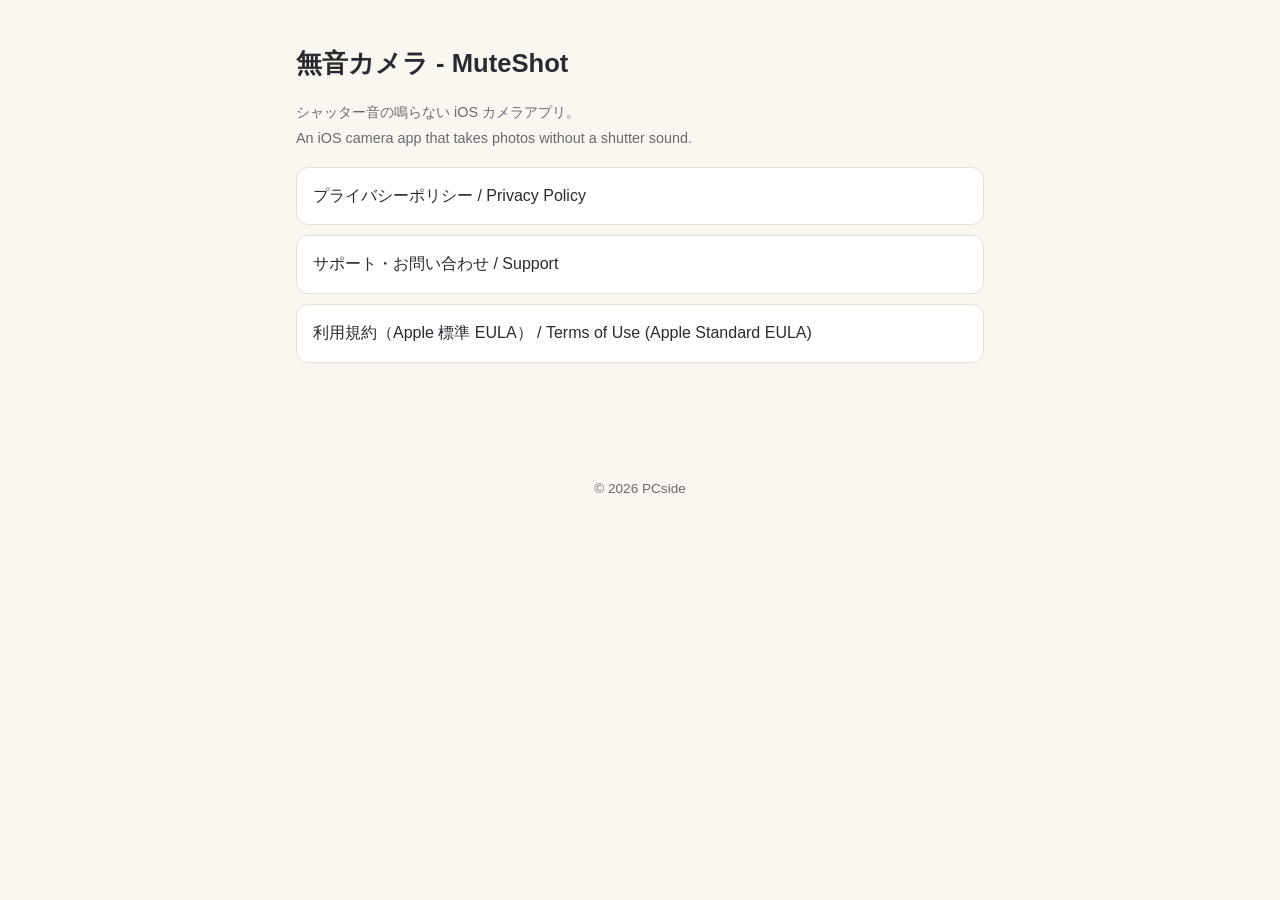
<file: index.html>
<!DOCTYPE html>
<html lang="ja">
<head>
<meta charset="UTF-8">
<meta name="viewport" content="width=device-width, initial-scale=1.0">
<title>無音カメラ - MuteShot</title>
<link rel="stylesheet" href="style.css">
</head>
<body>
<main>
  <h1>無音カメラ - MuteShot</h1>
  <p class="muted">シャッター音の鳴らない iOS カメラアプリ。<br>An iOS camera app that takes photos without a shutter sound.</p>
  <div class="links">
    <a href="privacy.html">プライバシーポリシー / Privacy Policy</a>
    <a href="support.html">サポート・お問い合わせ / Support</a>
    <a href="https://www.apple.com/legal/internet-services/itunes/dev/stdeula/">利用規約（Apple 標準 EULA） / Terms of Use (Apple Standard EULA)</a>
  </div>
</main>
<footer>&copy; 2026 PCside</footer>
</body>
</html>
</file>
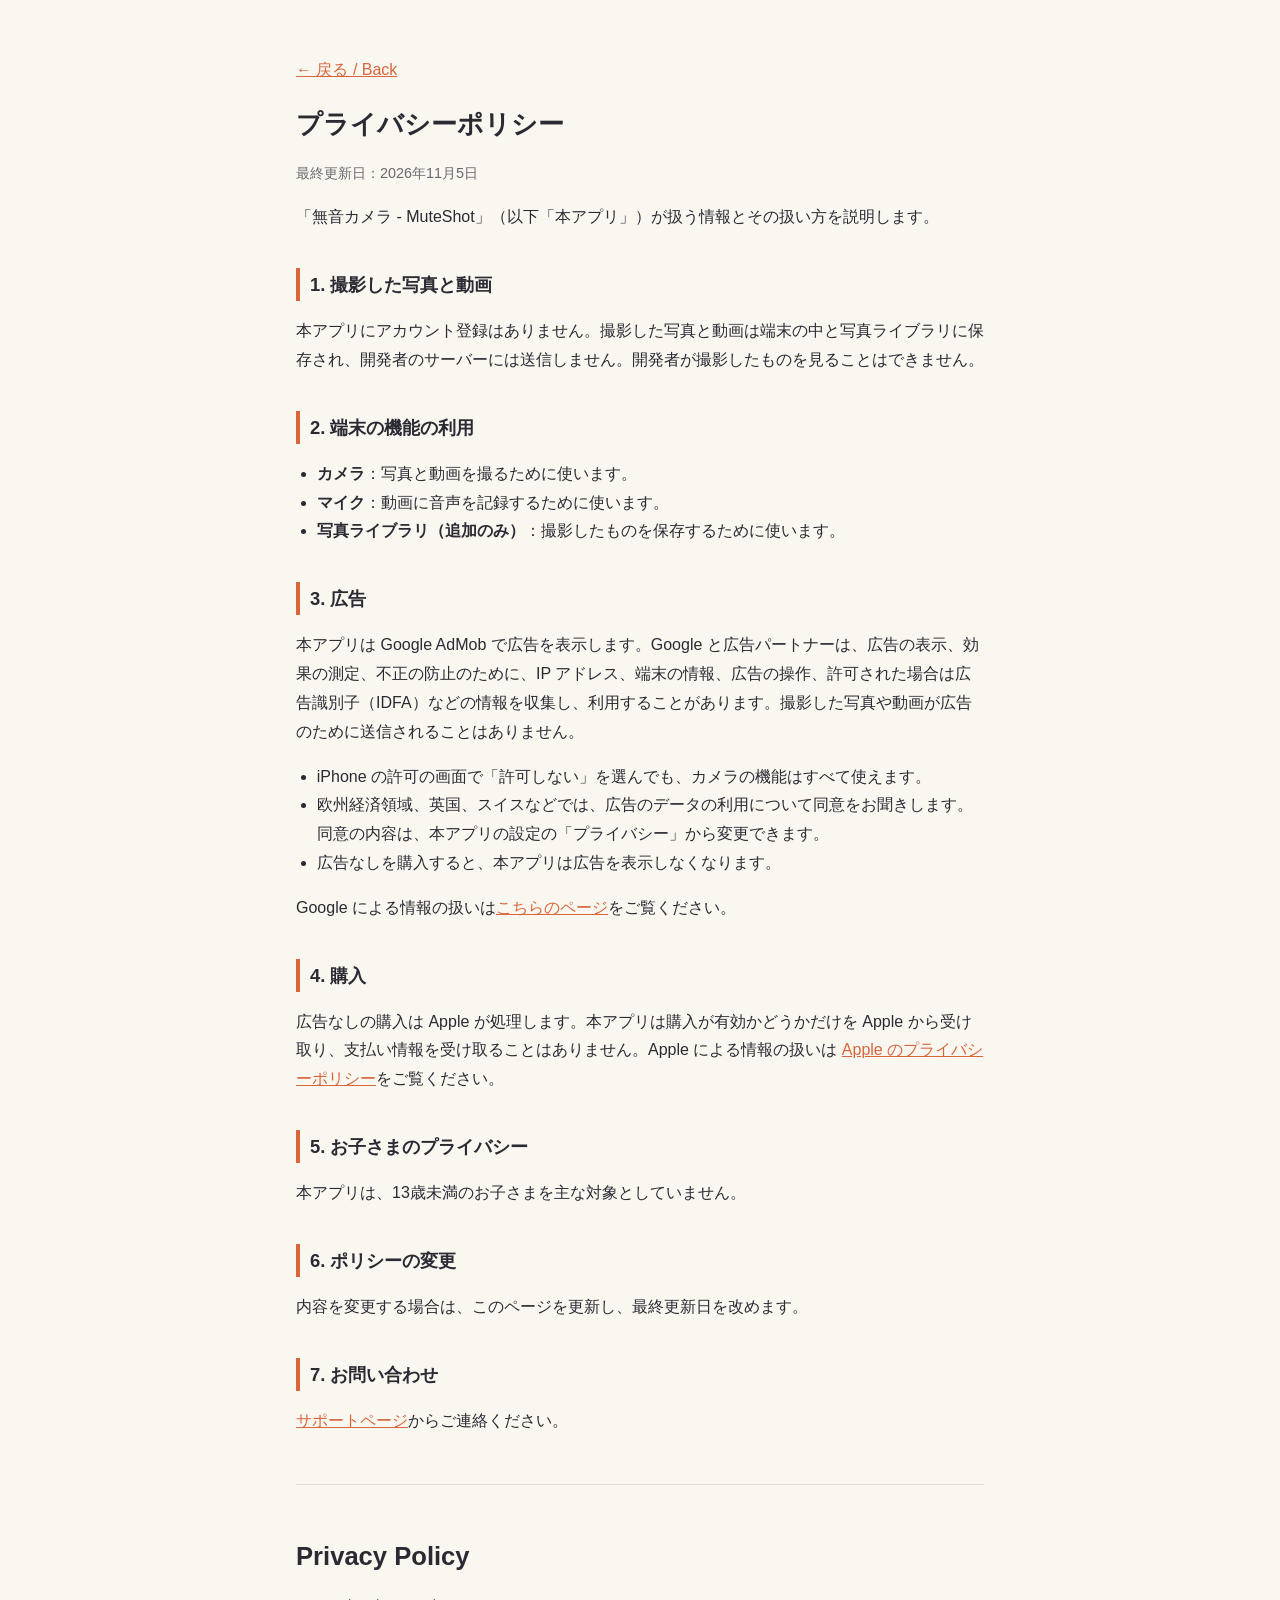
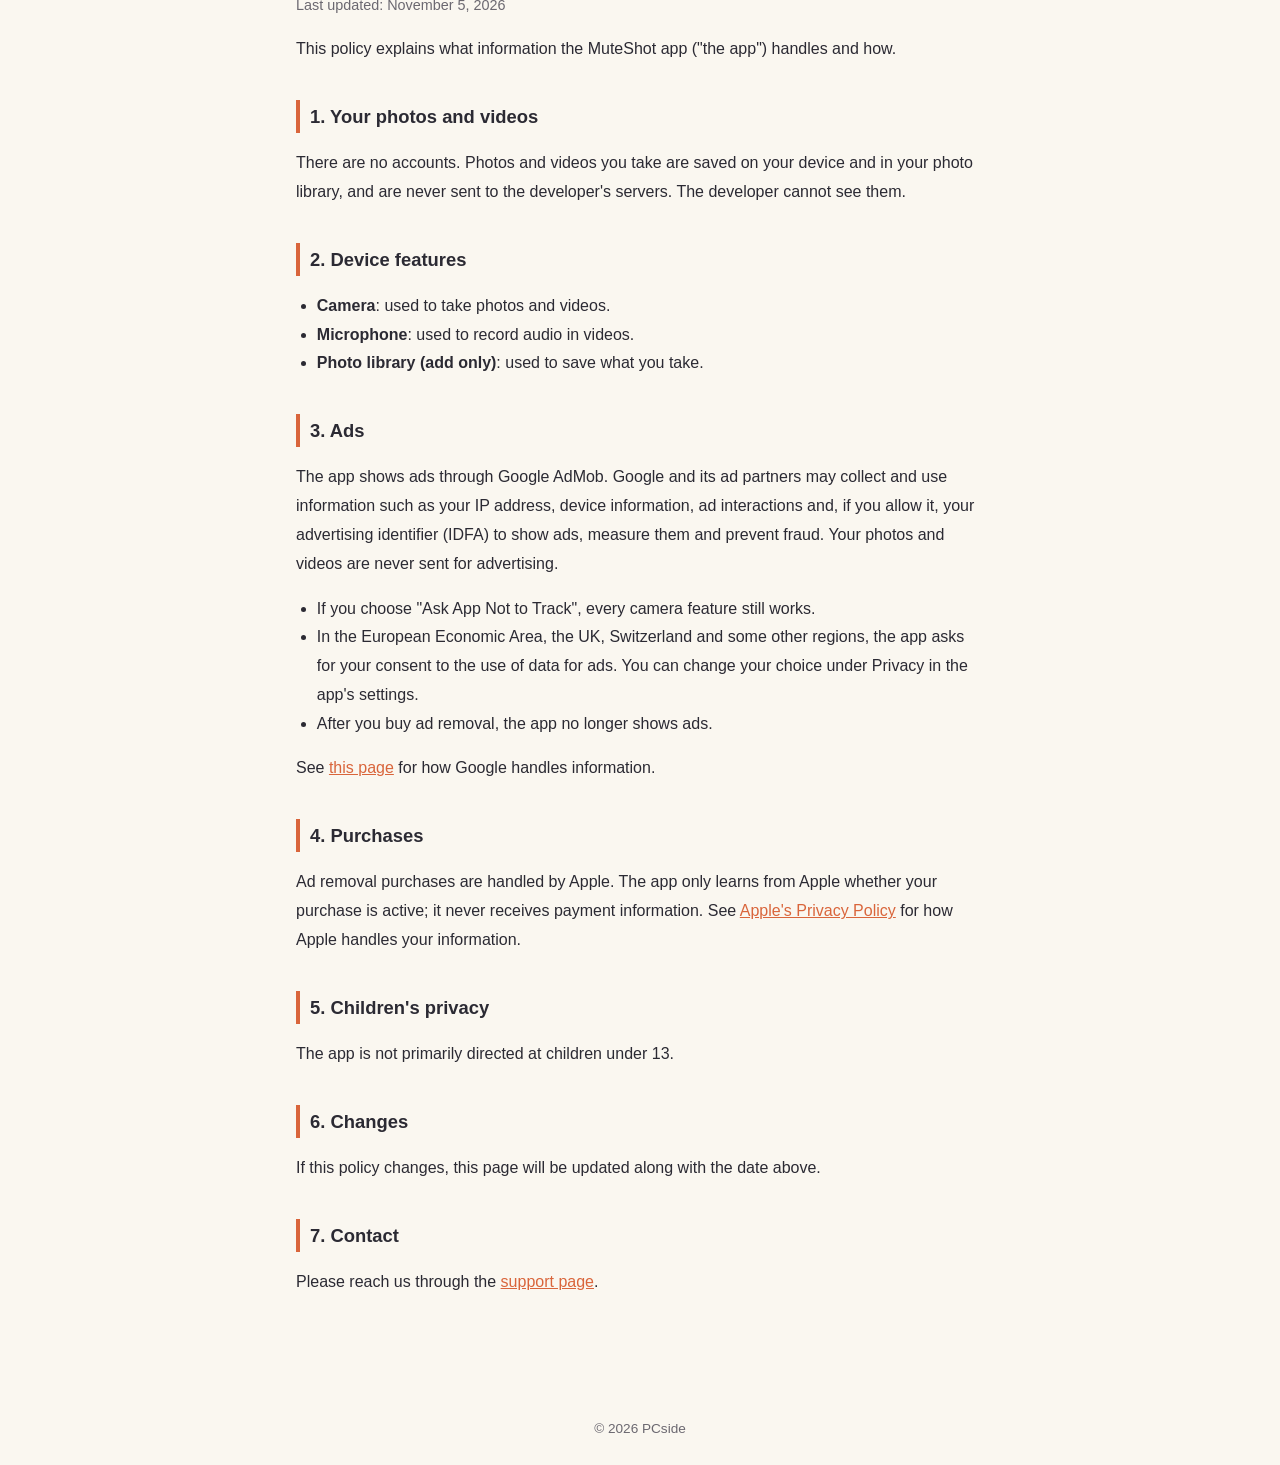
<file: privacy.html>
<!DOCTYPE html>
<html lang="ja">
<head>
<meta charset="UTF-8">
<meta name="viewport" content="width=device-width, initial-scale=1.0">
<title>プライバシーポリシー / Privacy Policy - 無音カメラ - MuteShot</title>
<link rel="stylesheet" href="style.css">
</head>
<body>
<main>
  <p><a href="index.html">← 戻る / Back</a></p>
  <h1>プライバシーポリシー</h1>
  <p class="updated">最終更新日：2026年11月5日</p>
  <p>「無音カメラ - MuteShot」（以下「本アプリ」）が扱う情報とその扱い方を説明します。</p>

  <h2>1. 撮影した写真と動画</h2>
  <p>本アプリにアカウント登録はありません。撮影した写真と動画は端末の中と写真ライブラリに保存され、開発者のサーバーには送信しません。開発者が撮影したものを見ることはできません。</p>

  <h2>2. 端末の機能の利用</h2>
  <ul>
    <li><strong>カメラ</strong>：写真と動画を撮るために使います。</li>
    <li><strong>マイク</strong>：動画に音声を記録するために使います。</li>
    <li><strong>写真ライブラリ（追加のみ）</strong>：撮影したものを保存するために使います。</li>
  </ul>

  <h2>3. 広告</h2>
  <p>本アプリは Google AdMob で広告を表示します。Google と広告パートナーは、広告の表示、効果の測定、不正の防止のために、IP アドレス、端末の情報、広告の操作、許可された場合は広告識別子（IDFA）などの情報を収集し、利用することがあります。撮影した写真や動画が広告のために送信されることはありません。</p>
  <ul>
    <li>iPhone の許可の画面で「許可しない」を選んでも、カメラの機能はすべて使えます。</li>
    <li>欧州経済領域、英国、スイスなどでは、広告のデータの利用について同意をお聞きします。同意の内容は、本アプリの設定の「プライバシー」から変更できます。</li>
    <li>広告なしを購入すると、本アプリは広告を表示しなくなります。</li>
  </ul>
  <p>Google による情報の扱いは<a href="https://policies.google.com/technologies/partner-sites">こちらのページ</a>をご覧ください。</p>

  <h2>4. 購入</h2>
  <p>広告なしの購入は Apple が処理します。本アプリは購入が有効かどうかだけを Apple から受け取り、支払い情報を受け取ることはありません。Apple による情報の扱いは <a href="https://www.apple.com/legal/privacy/">Apple のプライバシーポリシー</a>をご覧ください。</p>

  <h2>5. お子さまのプライバシー</h2>
  <p>本アプリは、13歳未満のお子さまを主な対象としていません。</p>

  <h2>6. ポリシーの変更</h2>
  <p>内容を変更する場合は、このページを更新し、最終更新日を改めます。</p>

  <h2>7. お問い合わせ</h2>
  <p><a href="support.html">サポートページ</a>からご連絡ください。</p>

  <hr>

  <h1 lang="en">Privacy Policy</h1>
  <p class="updated" lang="en">Last updated: November 5, 2026</p>
  <div lang="en">
  <p>This policy explains what information the MuteShot app ("the app") handles and how.</p>

  <h2>1. Your photos and videos</h2>
  <p>There are no accounts. Photos and videos you take are saved on your device and in your photo library, and are never sent to the developer's servers. The developer cannot see them.</p>

  <h2>2. Device features</h2>
  <ul>
    <li><strong>Camera</strong>: used to take photos and videos.</li>
    <li><strong>Microphone</strong>: used to record audio in videos.</li>
    <li><strong>Photo library (add only)</strong>: used to save what you take.</li>
  </ul>

  <h2>3. Ads</h2>
  <p>The app shows ads through Google AdMob. Google and its ad partners may collect and use information such as your IP address, device information, ad interactions and, if you allow it, your advertising identifier (IDFA) to show ads, measure them and prevent fraud. Your photos and videos are never sent for advertising.</p>
  <ul>
    <li>If you choose "Ask App Not to Track", every camera feature still works.</li>
    <li>In the European Economic Area, the UK, Switzerland and some other regions, the app asks for your consent to the use of data for ads. You can change your choice under Privacy in the app's settings.</li>
    <li>After you buy ad removal, the app no longer shows ads.</li>
  </ul>
  <p>See <a href="https://policies.google.com/technologies/partner-sites">this page</a> for how Google handles information.</p>

  <h2>4. Purchases</h2>
  <p>Ad removal purchases are handled by Apple. The app only learns from Apple whether your purchase is active; it never receives payment information. See <a href="https://www.apple.com/legal/privacy/">Apple's Privacy Policy</a> for how Apple handles your information.</p>

  <h2>5. Children's privacy</h2>
  <p>The app is not primarily directed at children under 13.</p>

  <h2>6. Changes</h2>
  <p>If this policy changes, this page will be updated along with the date above.</p>

  <h2>7. Contact</h2>
  <p>Please reach us through the <a href="support.html">support page</a>.</p>
  </div>
</main>
<footer>&copy; 2026 PCside</footer>
</body>
</html>
</file>
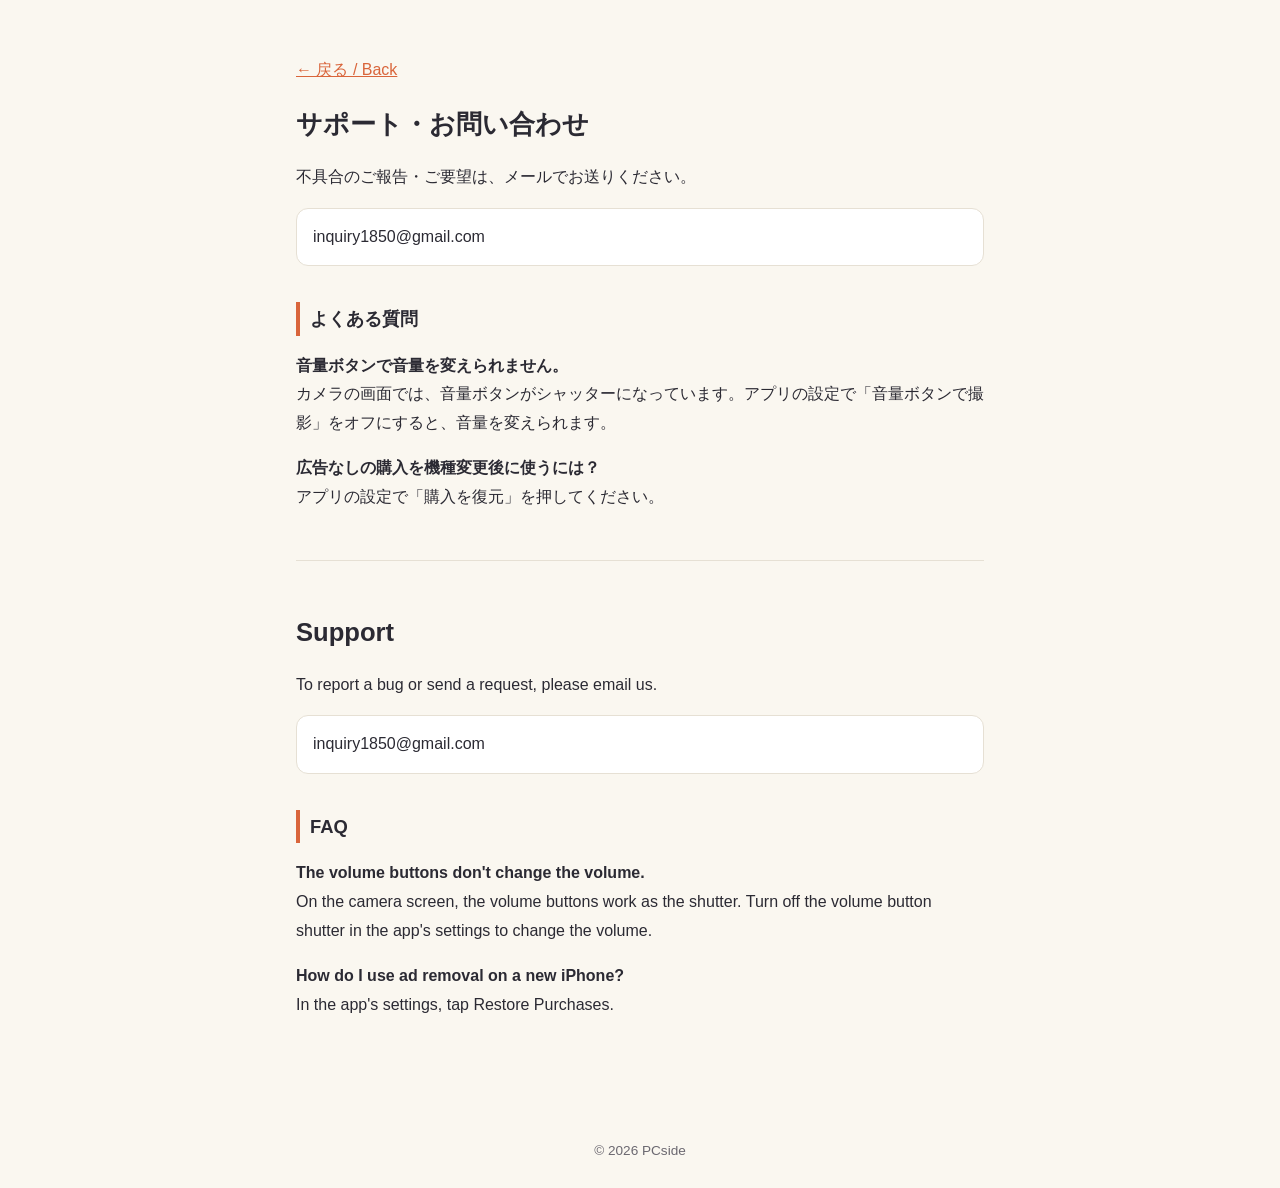
<file: support.html>
<!DOCTYPE html>
<html lang="ja">
<head>
<meta charset="UTF-8">
<meta name="viewport" content="width=device-width, initial-scale=1.0">
<title>サポート / Support - 無音カメラ - MuteShot</title>
<link rel="stylesheet" href="style.css">
</head>
<body>
<main>
  <p><a href="index.html">← 戻る / Back</a></p>
  <h1>サポート・お問い合わせ</h1>
  <p>不具合のご報告・ご要望は、メールでお送りください。</p>
  <div class="links"><a href="mailto:inquiry1850@gmail.com">inquiry1850@gmail.com</a></div>

  <h2>よくある質問</h2>
  <p><strong>音量ボタンで音量を変えられません。</strong><br>カメラの画面では、音量ボタンがシャッターになっています。アプリの設定で「音量ボタンで撮影」をオフにすると、音量を変えられます。</p>
  <p><strong>広告なしの購入を機種変更後に使うには？</strong><br>アプリの設定で「購入を復元」を押してください。</p>

  <hr>

  <div lang="en">
  <h1>Support</h1>
  <p>To report a bug or send a request, please email us.</p>
  <div class="links"><a href="mailto:inquiry1850@gmail.com">inquiry1850@gmail.com</a></div>

  <h2>FAQ</h2>
  <p><strong>The volume buttons don't change the volume.</strong><br>On the camera screen, the volume buttons work as the shutter. Turn off the volume button shutter in the app's settings to change the volume.</p>
  <p><strong>How do I use ad removal on a new iPhone?</strong><br>In the app's settings, tap Restore Purchases.</p>
  </div>
</main>
<footer>&copy; 2026 PCside</footer>
</body>
</html>
</file>
<file: style.css>
:root { --ink: #2b2a33; --ember: #d9653b; --bg: #faf7f0; --muted: #6b6870; --line: #e6e0d4; }
* { box-sizing: border-box; }
body { margin: 0; font-family: -apple-system, BlinkMacSystemFont, "Hiragino Sans", sans-serif; background: var(--bg); color: var(--ink); line-height: 1.8; }
main { max-width: 720px; margin: 0 auto; padding: 40px 16px 80px; }
h1 { font-size: 1.6rem; margin: 0 0 4px; }
h2 { font-size: 1.15rem; margin: 36px 0 8px; padding-left: 10px; border-left: 4px solid var(--ember); }
.updated, .muted { color: var(--muted); font-size: 0.9rem; }
a { color: var(--ember); }
ul { padding-left: 1.3rem; }
hr { border: none; border-top: 1px solid var(--line); margin: 48px 0; }
.links a { display: block; padding: 14px 16px; margin: 10px 0; background: #fff; border: 1px solid var(--line); border-radius: 12px; text-decoration: none; color: var(--ink); }
footer { text-align: center; color: var(--muted); font-size: 0.85rem; padding: 24px 16px; }
</file>
